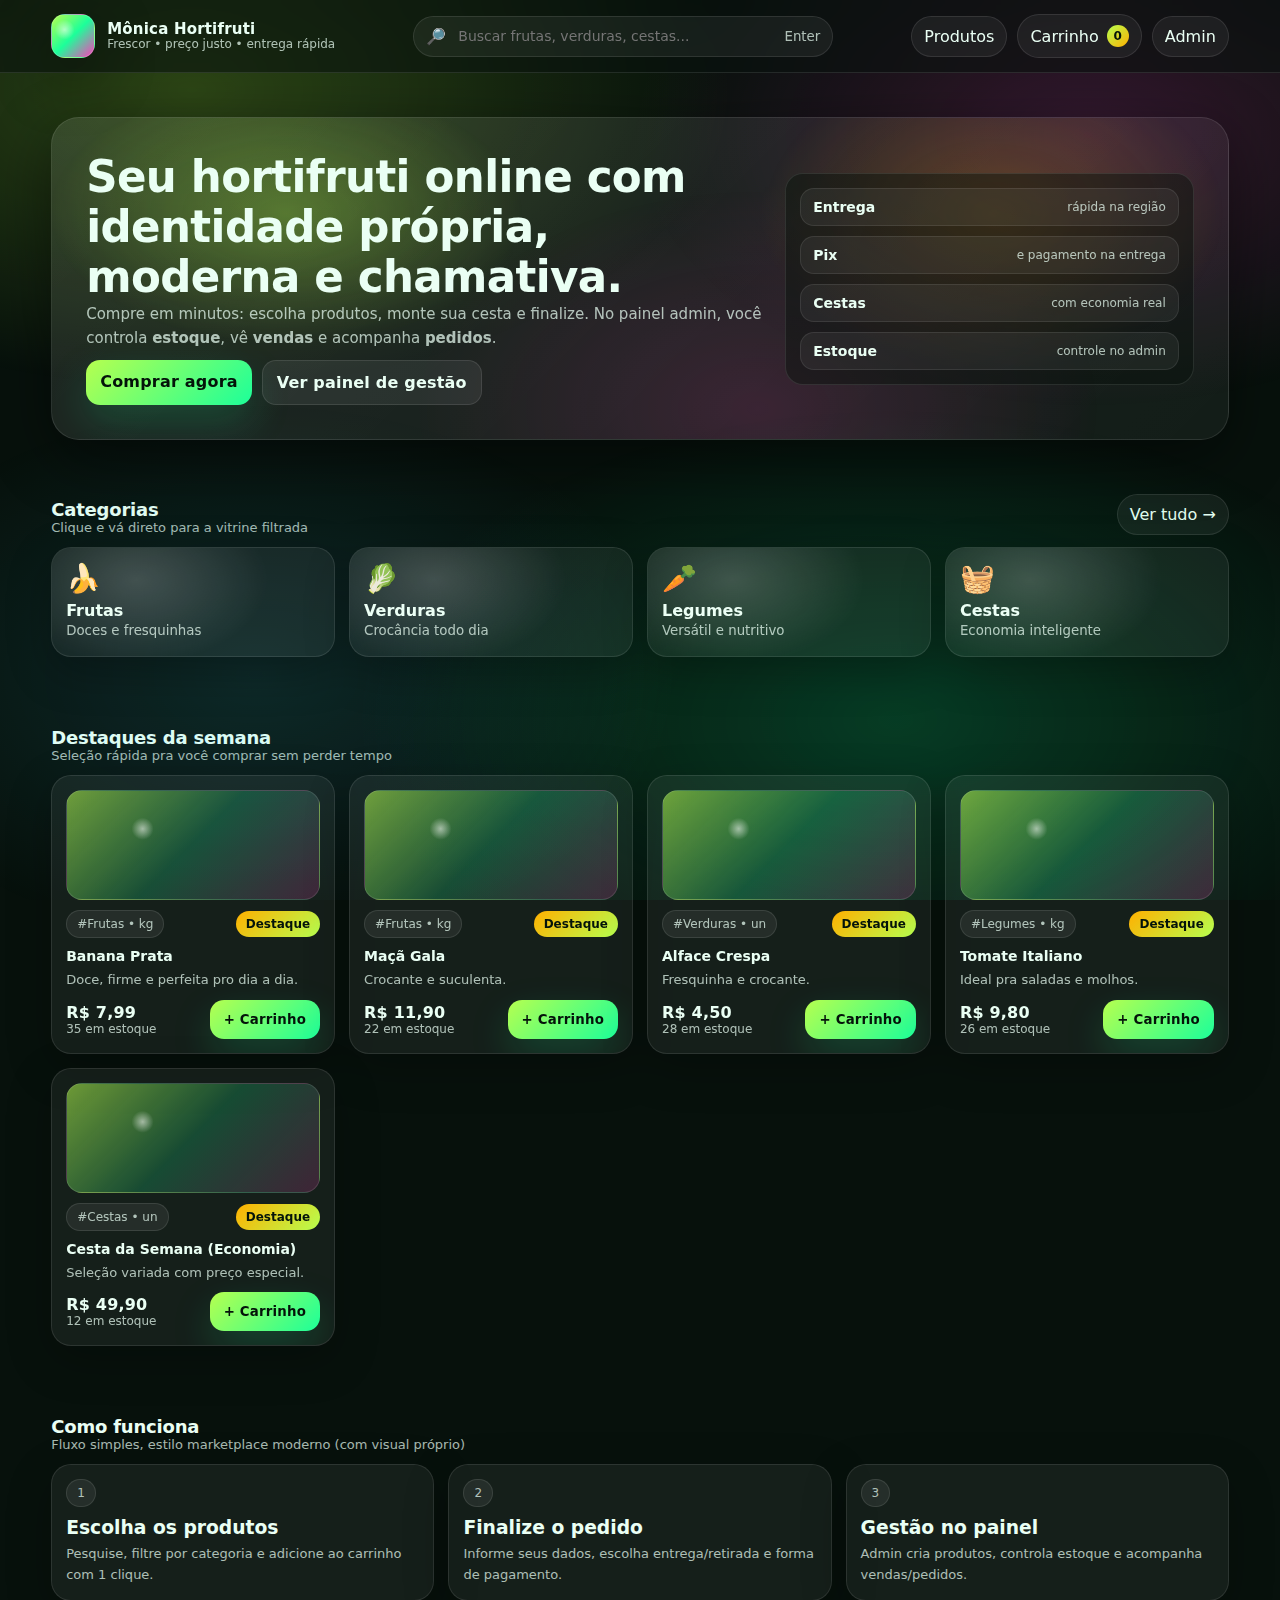
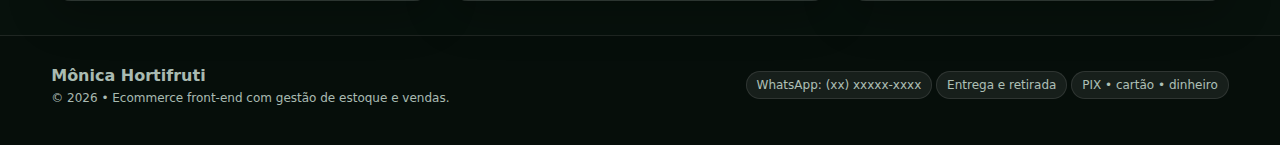
<file: index.html>
<!doctype html>
<html lang="pt-BR">
<head>
  <meta charset="utf-8" />
  <meta name="viewport" content="width=device-width,initial-scale=1" />
  <title>Mônica Hortifruti • Frescor que Brilha</title>
  <link rel="stylesheet" href="css/style.css" />
</head>
<body>
  <div class="bgfx"></div>

  <header class="topbar">
    <div class="container nav">
      <a class="brand" href="index.html">
        <div class="logo" aria-hidden="true"></div>
        <div class="name">
          <strong>Mônica Hortifruti</strong>
          <span>Frescor • preço justo • entrega rápida</span>
        </div>
      </a>

      <div class="search" title="Busque por produto, categoria...">
        <span aria-hidden="true">🔎</span>
        <input id="searchInput" placeholder="Buscar frutas, verduras, cestas..." />
        <small>Enter</small>
      </div>

      <nav class="navlinks">
        <a class="pill" href="produtos.html">Produtos</a>
        <a class="pill" href="carrinho.html">Carrinho <span id="cartBadge" class="badge">0</span></a>
        <a class="pill" href="login.html">Admin</a>
      </nav>
    </div>
  </header>

  <main class="container">
    <section class="hero">
      <div class="heroCard">
        <div class="heroInner">
          <div>
            <h1>Seu hortifruti online com identidade própria, moderna e chamativa.</h1>
            <p>
              Compre em minutos: escolha produtos, monte sua cesta e finalize.
              No painel admin, você controla <b>estoque</b>, vê <b>vendas</b> e acompanha <b>pedidos</b>.
            </p>
            <div class="heroActions">
              <a class="btn btnPrimary" href="produtos.html">Comprar agora</a>
              <a class="btn btnGhost" href="admin.html">Ver painel de gestão</a>
            </div>
          </div>
          <div class="heroStats" aria-label="Destaques">
            <div class="kpi"><strong>Entrega</strong><span>rápida na região</span></div>
            <div class="kpi"><strong>Pix</strong><span>e pagamento na entrega</span></div>
            <div class="kpi"><strong>Cestas</strong><span>com economia real</span></div>
            <div class="kpi"><strong>Estoque</strong><span>controle no admin</span></div>
          </div>
        </div>
      </div>
    </section>

    <section class="section">
      <div class="sectionHead">
        <div>
          <h2>Categorias</h2>
          <p>Clique e vá direto para a vitrine filtrada</p>
        </div>
        <a class="pill" href="produtos.html">Ver tudo →</a>
      </div>
      <div id="cats" class="cards"></div>
    </section>

    <section class="section">
      <div class="sectionHead">
        <div>
          <h2>Destaques da semana</h2>
          <p>Seleção rápida pra você comprar sem perder tempo</p>
        </div>
      </div>
      <div id="highlights" class="productGrid"></div>
    </section>

    <section class="section">
      <div class="sectionHead">
        <div>
          <h2>Como funciona</h2>
          <p>Fluxo simples, estilo marketplace moderno (com visual próprio)</p>
        </div>
      </div>

      <div class="cards">
        <div class="card" style="grid-column:span 4">
          <div class="cardPad">
            <div class="tag">1</div>
            <h3 style="margin:10px 0 6px">Escolha os produtos</h3>
            <p style="margin:0;color:var(--muted);line-height:1.6;font-size:13px">
              Pesquise, filtre por categoria e adicione ao carrinho com 1 clique.
            </p>
          </div>
        </div>
        <div class="card" style="grid-column:span 4">
          <div class="cardPad">
            <div class="tag">2</div>
            <h3 style="margin:10px 0 6px">Finalize o pedido</h3>
            <p style="margin:0;color:var(--muted);line-height:1.6;font-size:13px">
              Informe seus dados, escolha entrega/retirada e forma de pagamento.
            </p>
          </div>
        </div>
        <div class="card" style="grid-column:span 4">
          <div class="cardPad">
            <div class="tag">3</div>
            <h3 style="margin:10px 0 6px">Gestão no painel</h3>
            <p style="margin:0;color:var(--muted);line-height:1.6;font-size:13px">
              Admin cria produtos, controla estoque e acompanha vendas/pedidos.
            </p>
          </div>
        </div>
      </div>
    </section>
  </main>

  <footer class="footer">
    <div class="container">
      <div class="row">
        <div>
          <strong>Mônica Hortifruti</strong>
          <div style="font-size:12px;margin-top:6px">© <span id="y"></span> • Ecommerce front-end com gestão de estoque e vendas.</div>
        </div>
        <div style="font-size:12px">
          <span class="tag">WhatsApp: (xx) xxxxx-xxxx</span>
          <span class="tag">Entrega e retirada</span>
          <span class="tag">PIX • cartão • dinheiro</span>
        </div>
      </div>
    </div>
  </footer>

  <div id="toast" class="toast"></div>

  <script type="module">
    import { initStorePage } from "./js/store.js";
    document.getElementById("y").textContent = new Date().getFullYear();
    // "Enter" no home leva para produtos com busca
    document.getElementById("searchInput").addEventListener("keydown", (e)=>{
      if(e.key === "Enter"){
        location.href = "produtos.html?q=" + encodeURIComponent(e.target.value.trim());
      }
    });
    initStorePage();
  </script>
</body>
</html>
</file>
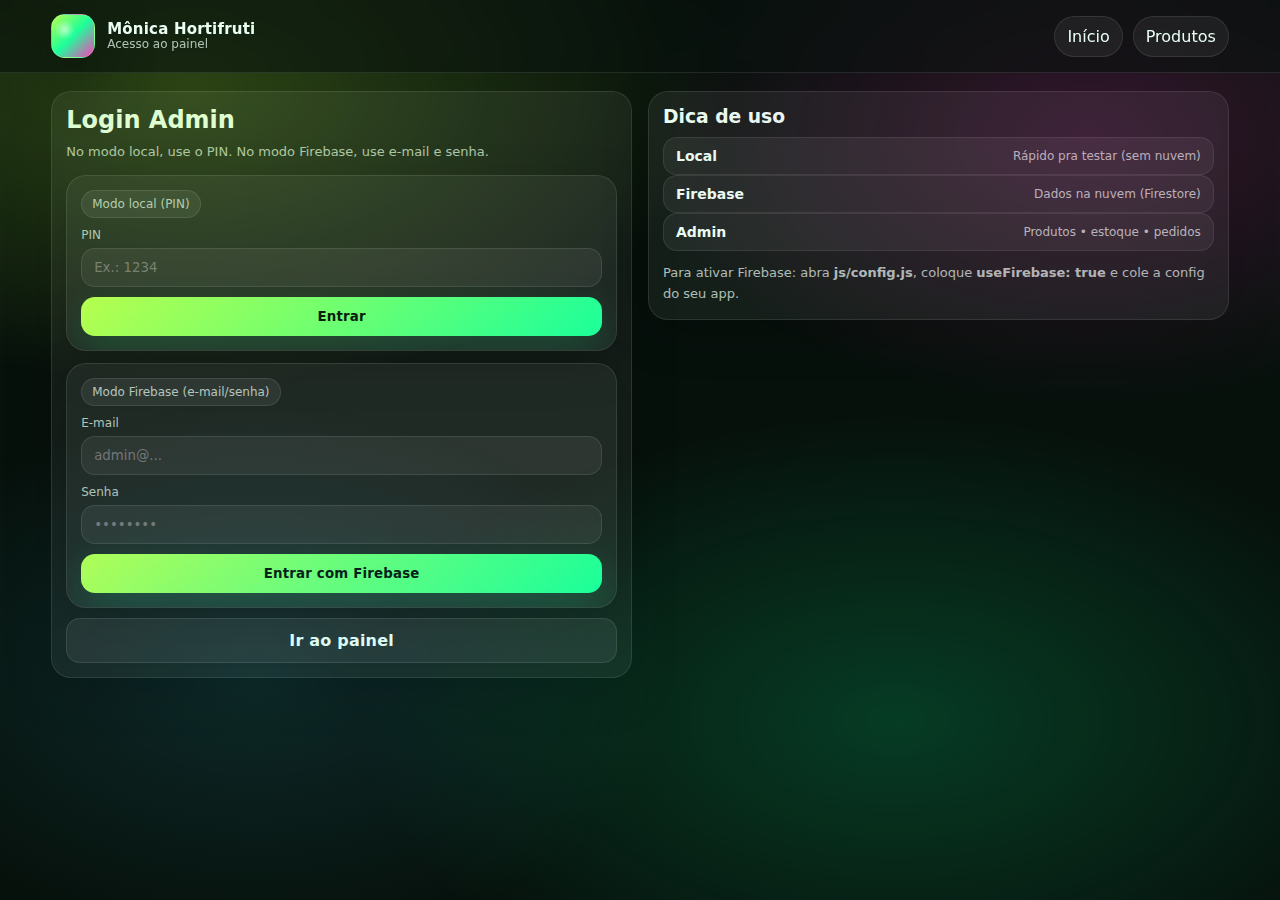
<file: admin.html>
<!doctype html>
<html lang="pt-BR">
<head>
  <meta charset="utf-8" />
  <meta name="viewport" content="width=device-width,initial-scale=1" />
  <title>Painel Admin • Mônica Hortifruti</title>
  <link rel="stylesheet" href="css/style.css" />
</head>
<body>
  <div class="bgfx"></div>

  <header class="topbar">
    <div class="container nav">
      <a class="brand" href="index.html">
        <div class="logo"></div>
        <div class="name">
          <strong>Mônica Hortifruti</strong>
          <span>Painel • estoque • vendas</span>
        </div>
      </a>
      <nav class="navlinks">
        <a class="pill" href="index.html">Site</a>
        <a class="pill" href="produtos.html">Vitrine</a>
        <button id="btnLogout" class="pill" style="cursor:pointer">Sair</button>
      </nav>
    </div>
  </header>

  <main class="container section">
    <div class="sectionHead">
      <div>
        <h2>Admin</h2>
        <p>Gestão completa (front-end) de produtos, estoque e pedidos</p>
      </div>
      <div class="row">
        <button class="btn btnPrimary" data-tab="produtos">Produtos</button>
        <button class="btn btnGhost" data-tab="pedidos">Pedidos</button>
        <button class="btn btnGhost" data-tab="relatorios">Relatórios</button>
      </div>
    </div>

    <!-- PRODUTOS -->
    <section class="grid" data-panel="produtos" style="grid-template-columns: 1fr 1fr; align-items:start;">
      <div class="card">
        <div class="cardPad">
          <div class="row">
            <h3 style="margin:0">Cadastro de produto</h3>
            <button id="btnNew" class="btn btnGhost" style="padding:10px 12px;border-radius:14px">Novo</button>
          </div>

          <form id="productForm" class="form" style="margin-top:10px">
            <input id="pId" type="hidden" />

            <div class="field">
              <label>Nome</label>
              <input id="pName" placeholder="Ex.: Morango, Alface..." />
            </div>

            <div class="grid" style="grid-template-columns:1fr 1fr; gap:10px">
              <div class="field">
                <label>Categoria</label>
                <select id="pCategory">
                  <option>Frutas</option>
                  <option>Verduras</option>
                  <option>Legumes</option>
                  <option>Cestas</option>
                  <option>Temperos</option>
                </select>
              </div>
              <div class="field">
                <label>Unidade</label>
                <input id="pUnit" placeholder="kg, un, maço..." value="kg" />
              </div>
            </div>

            <div class="grid" style="grid-template-columns:1fr 1fr; gap:10px">
              <div class="field">
                <label>Preço</label>
                <input id="pPrice" type="number" step="0.01" placeholder="0.00" />
              </div>
              <div class="field">
                <label>Estoque</label>
                <input id="pStock" type="number" step="1" placeholder="0" />
              </div>
            </div>

            <div class="field">
              <label>Descrição</label>
              <textarea id="pDesc" placeholder="Breve descrição do produto..."></textarea>
            </div>

            <label class="pill" style="justify-content:flex-start; gap:10px;">
              <input id="pFeatured" type="checkbox" />
              <span>Marcar como destaque</span>
            </label>

            <button class="btn btnPrimary" type="submit">Salvar produto</button>
          </form>
        </div>
      </div>

      <div class="card">
        <div class="cardPad">
          <h3 style="margin:0 0 10px">Lista de produtos</h3>
          <table class="table">
            <thead>
              <tr>
                <th>Produto</th>
                <th>Preço</th>
                <th>Estoque</th>
                <th>Destaque</th>
                <th>Ações</th>
              </tr>
            </thead>
            <tbody id="productsTbody"></tbody>
          </table>
        </div>
      </div>
    </section>

    <!-- PEDIDOS -->
    <section data-panel="pedidos" style="display:none">
      <div class="card">
        <div class="cardPad">
          <h3 style="margin:0 0 10px">Pedidos</h3>
          <table class="table">
            <thead>
              <tr>
                <th>Pedido</th>
                <th>Cliente</th>
                <th>Total</th>
                <th>Status</th>
              </tr>
            </thead>
            <tbody id="ordersTbody"></tbody>
          </table>
        </div>
      </div>
    </section>

    <!-- RELATÓRIOS -->
    <section data-panel="relatorios" style="display:none">
      <div class="cards">
        <div class="card" style="grid-column:span 4">
          <div class="cardPad">
            <div class="tag">Pedidos</div>
            <h3 style="margin:10px 0 0"><span id="ordersCount">0</span></h3>
            <p style="margin:6px 0 0;color:var(--muted);font-size:13px">Total de pedidos registrados</p>
          </div>
        </div>
        <div class="card" style="grid-column:span 8">
          <div class="cardPad">
            <div class="tag">Faturamento (últimos dias)</div>
            <h3 style="margin:10px 0 0" id="ordersTotal">R$ 0,00</h3>
            <canvas id="chart" style="width:100%;height:240px;margin-top:10px;border-radius:16px;border:1px solid rgba(255,255,255,.10);background:rgba(255,255,255,.04)"></canvas>
          </div>
        </div>
      </div>
    </section>
  </main>

  <div id="toast" class="toast"></div>

  <script type="module">
    import { initAdminPage } from "./js/admin.js";
    initAdminPage();
  </script>
</body>
</html>
</file>
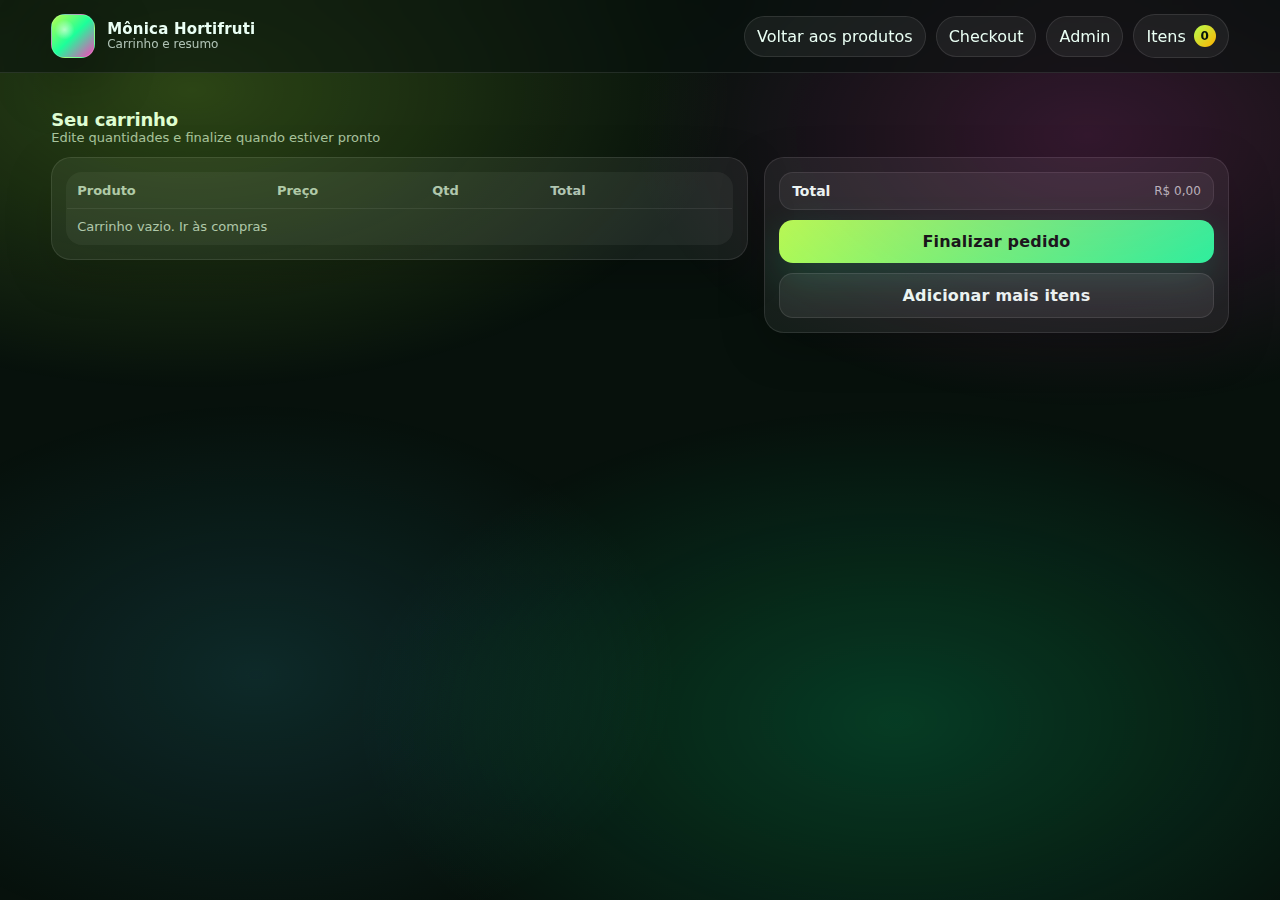
<file: carrinho.html>
<!doctype html>
<html lang="pt-BR">
<head>
  <meta charset="utf-8" />
  <meta name="viewport" content="width=device-width,initial-scale=1" />
  <title>Carrinho • Mônica Hortifruti</title>
  <link rel="stylesheet" href="css/style.css" />
</head>
<body>
  <div class="bgfx"></div>

  <header class="topbar">
    <div class="container nav">
      <a class="brand" href="index.html">
        <div class="logo"></div>
        <div class="name">
          <strong>Mônica Hortifruti</strong>
          <span>Carrinho e resumo</span>
        </div>
      </a>

      <nav class="navlinks">
        <a class="pill" href="produtos.html">Voltar aos produtos</a>
        <a class="pill" href="checkout.html">Checkout</a>
        <a class="pill" href="login.html">Admin</a>
        <a class="pill" href="carrinho.html">Itens <span id="cartBadge" class="badge">0</span></a>
      </nav>
    </div>
  </header>

  <main class="container section">
    <div class="sectionHead">
      <div>
        <h2>Seu carrinho</h2>
        <p>Edite quantidades e finalize quando estiver pronto</p>
      </div>
    </div>

    <div class="grid" style="grid-template-columns: 1.2fr .8fr;align-items:start">
      <div class="card">
        <div class="cardPad">
          <table class="table">
            <thead>
              <tr>
                <th>Produto</th>
                <th>Preço</th>
                <th>Qtd</th>
                <th>Total</th>
                <th></th>
              </tr>
            </thead>
            <tbody id="tbody"></tbody>
          </table>
        </div>
      </div>

      <div class="card">
        <div class="cardPad">
          <div class="kpi"><strong>Total</strong><span id="sum">R$ 0,00</span></div>
          <div style="height:10px"></div>
          <a class="btn btnPrimary" href="checkout.html" style="display:block;text-align:center">Finalizar pedido</a>
          <div style="height:10px"></div>
          <a class="btn btnGhost" href="produtos.html" style="display:block;text-align:center">Adicionar mais itens</a>
        </div>
      </div>
    </div>
  </main>

  <div id="toast" class="toast"></div>

  <script type="module">
    import { cartGet, cartSetQty, cartRemove, cartGetTotal, cartGetCount } from "./js/cart.js";
    import { formatBRL, setCartBadge } from "./js/ui.js";

    function render(){
      const items = cartGet();
      setCartBadge(cartGetCount());

      const tbody = document.getElementById("tbody");
      if(items.length === 0){
        tbody.innerHTML = `<tr><td colspan="5" style="color:var(--muted)">Carrinho vazio. <a href="produtos.html">Ir às compras</a></td></tr>`;
      }else{
        tbody.innerHTML = items.map(it => `
          <tr>
            <td><strong>${it.name}</strong><div style="color:var(--muted);font-size:12px">${it.category} • ${it.unit}</div></td>
            <td>${formatBRL(it.price)}</td>
            <td>
              <div class="qty">
                <button data-dec="${it.id}">−</button>
                <input data-qty="${it.id}" value="${it.qty}" />
                <button data-inc="${it.id}">+</button>
              </div>
            </td>
            <td style="font-weight:900">${formatBRL(it.qty * it.price)}</td>
            <td><button class="btn" data-del="${it.id}" style="padding:8px 10px;border-radius:12px;background:linear-gradient(135deg,var(--tomato),var(--berry));color:#fff;font-weight:900">X</button></td>
          </tr>
        `).join("");
      }

      document.getElementById("sum").textContent = formatBRL(cartGetTotal());
    }

    document.addEventListener("click", (e)=>{
      const inc = e.target.closest("[data-inc]");
      const dec = e.target.closest("[data-dec]");
      const del = e.target.closest("[data-del]");
      if(inc){
        const id = inc.getAttribute("data-inc");
        const it = cartGet().find(x=>x.id===id);
        cartSetQty(id, (it?.qty||1)+1);
        render();
      }
      if(dec){
        const id = dec.getAttribute("data-dec");
        const it = cartGet().find(x=>x.id===id);
        cartSetQty(id, Math.max(1,(it?.qty||1)-1));
        render();
      }
      if(del){
        cartRemove(del.getAttribute("data-del"));
        render();
      }
    });

    document.addEventListener("change", (e)=>{
      const inp = e.target.closest("[data-qty]");
      if(!inp) return;
      const id = inp.getAttribute("data-qty");
      cartSetQty(id, Number(inp.value || 1));
      render();
    });

    render();
  </script>
</body>
</html>
</file>
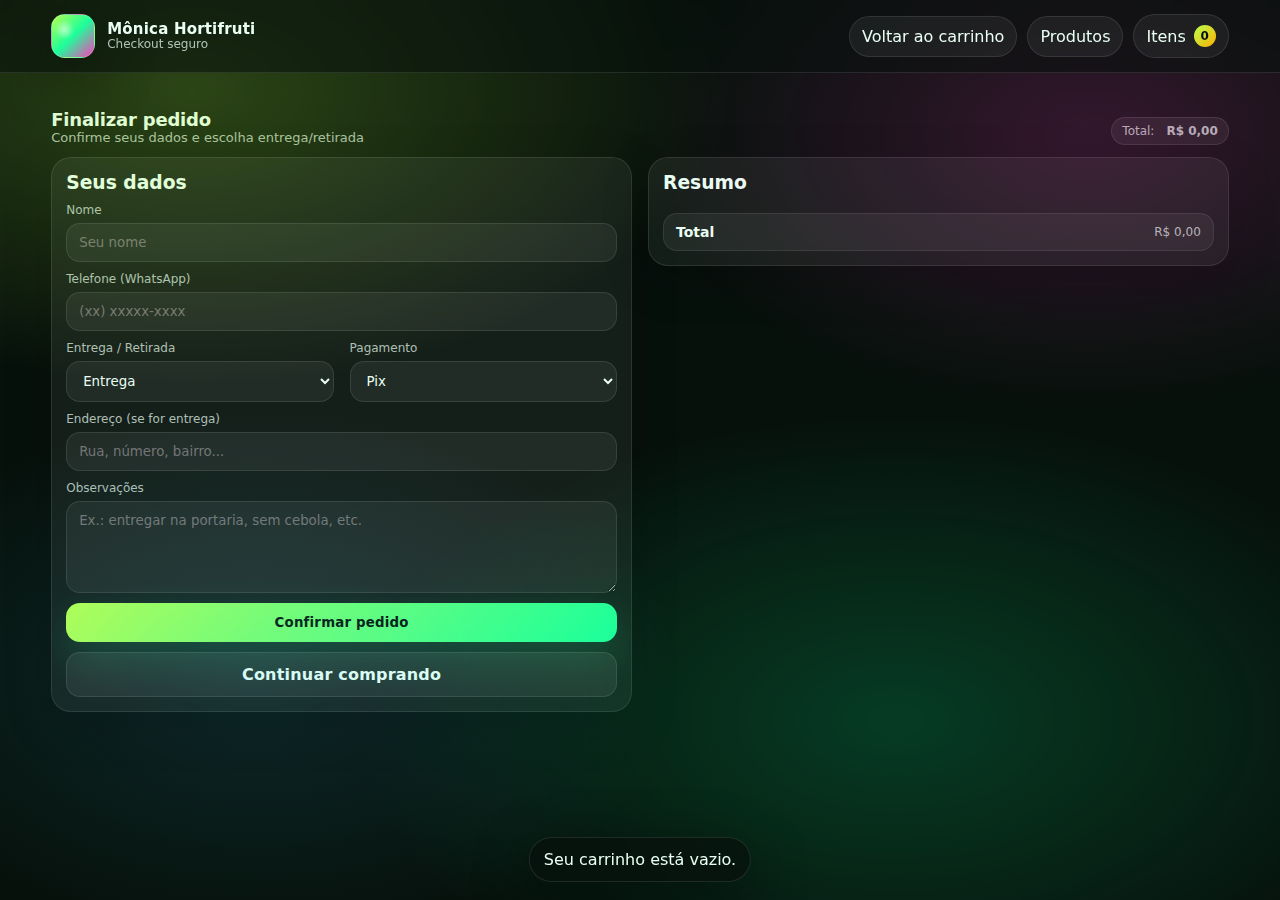
<file: checkout.html>
<!doctype html>
<html lang="pt-BR">
<head>
  <meta charset="utf-8" />
  <meta name="viewport" content="width=device-width,initial-scale=1" />
  <title>Checkout • Mônica Hortifruti</title>
  <link rel="stylesheet" href="css/style.css" />
</head>
<body>
  <div class="bgfx"></div>

  <header class="topbar">
    <div class="container nav">
      <a class="brand" href="index.html">
        <div class="logo"></div>
        <div class="name">
          <strong>Mônica Hortifruti</strong>
          <span>Checkout seguro</span>
        </div>
      </a>

      <nav class="navlinks">
        <a class="pill" href="carrinho.html">Voltar ao carrinho</a>
        <a class="pill" href="produtos.html">Produtos</a>
        <a class="pill" href="carrinho.html">Itens <span id="cartBadge" class="badge">0</span></a>
      </nav>
    </div>
  </header>

  <main class="container section">
    <div class="sectionHead">
      <div>
        <h2>Finalizar pedido</h2>
        <p>Confirme seus dados e escolha entrega/retirada</p>
      </div>
      <div class="tag">Total: <strong id="total" style="margin-left:6px">R$ 0,00</strong></div>
    </div>

    <div class="grid" style="grid-template-columns: 1fr 1fr; align-items:start;">
      <div class="card">
        <div class="cardPad">
          <h3 style="margin:0 0 10px">Seus dados</h3>
          <form id="checkoutForm" class="form">
            <div class="field">
              <label>Nome</label>
              <input id="cName" placeholder="Seu nome" required />
            </div>
            <div class="field">
              <label>Telefone (WhatsApp)</label>
              <input id="cPhone" placeholder="(xx) xxxxx-xxxx" required />
            </div>

            <div class="grid" style="grid-template-columns:1fr 1fr">
              <div class="field">
                <label>Entrega / Retirada</label>
                <select id="cDelivery">
                  <option>Entrega</option>
                  <option>Retirada</option>
                </select>
              </div>
              <div class="field">
                <label>Pagamento</label>
                <select id="cMethod">
                  <option>Pix</option>
                  <option>Cartão</option>
                  <option>Dinheiro</option>
                </select>
              </div>
            </div>

            <div class="field">
              <label>Endereço (se for entrega)</label>
              <input id="cAddress" placeholder="Rua, número, bairro..." />
            </div>

            <div class="field">
              <label>Observações</label>
              <textarea id="cNote" placeholder="Ex.: entregar na portaria, sem cebola, etc."></textarea>
            </div>

            <button class="btn btnPrimary" type="submit">Confirmar pedido</button>
            <a class="btn btnGhost" href="produtos.html" style="text-align:center">Continuar comprando</a>
          </form>
        </div>
      </div>

      <div class="card">
        <div class="cardPad">
          <h3 style="margin:0 0 10px">Resumo</h3>
          <div id="resume" class="grid"></div>
          <div style="height:10px"></div>
          <div class="kpi">
            <strong>Total</strong>
            <span id="total2">—</span>
          </div>
        </div>
      </div>
    </div>
  </main>

  <div id="toast" class="toast"></div>

  <script type="module">
    import { initCheckoutPage } from "./js/checkout.js";
    import { cartGetTotal } from "./js/cart.js";
    import { formatBRL } from "./js/ui.js";
    document.getElementById("total2").textContent = formatBRL(cartGetTotal());
    initCheckoutPage();
  </script>
</body>
</html>
</file>
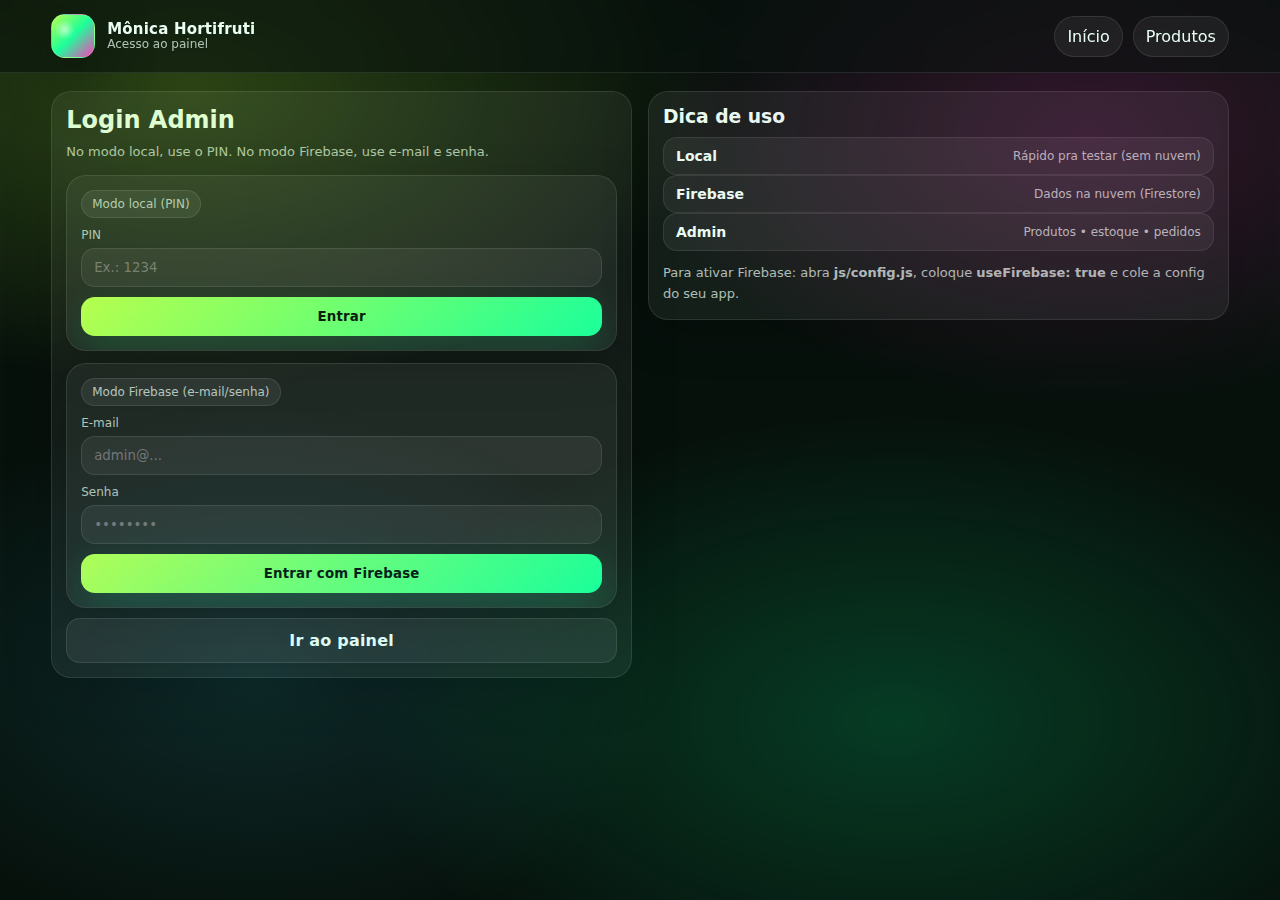
<file: login.html>
<!doctype html>
<html lang="pt-BR">
<head>
  <meta charset="utf-8" />
  <meta name="viewport" content="width=device-width,initial-scale=1" />
  <title>Login Admin • Mônica Hortifruti</title>
  <link rel="stylesheet" href="css/style.css" />
</head>
<body>
  <div class="bgfx"></div>

  <header class="topbar">
    <div class="container nav">
      <a class="brand" href="index.html">
        <div class="logo"></div>
        <div class="name">
          <strong>Mônica Hortifruti</strong>
          <span>Acesso ao painel</span>
        </div>
      </a>
      <nav class="navlinks">
        <a class="pill" href="index.html">Início</a>
        <a class="pill" href="produtos.html">Produtos</a>
      </nav>
    </div>
  </header>

  <main class="container section">
    <div class="grid" style="grid-template-columns: 1fr 1fr; align-items:start;">
      <div class="card">
        <div class="cardPad">
          <h2 style="margin:0 0 8px">Login Admin</h2>
          <p style="margin:0 0 12px;color:var(--muted);line-height:1.6;font-size:13px">
            No modo local, use o PIN. No modo Firebase, use e-mail e senha.
          </p>

          <div class="card" style="background:rgba(255,255,255,.05)">
            <div class="cardPad">
              <div class="tag">Modo local (PIN)</div>
              <form id="localForm" class="form" style="margin-top:10px">
                <div class="field">
                  <label>PIN</label>
                  <input id="pin" placeholder="Ex.: 1234" />
                </div>
                <button class="btn btnPrimary" type="submit">Entrar</button>
              </form>
            </div>
          </div>

          <div style="height:12px"></div>

          <div class="card" style="background:rgba(255,255,255,.05)">
            <div class="cardPad">
              <div class="tag">Modo Firebase (e-mail/senha)</div>
              <form id="fbForm" class="form" style="margin-top:10px">
                <div class="field">
                  <label>E-mail</label>
                  <input id="email" type="email" placeholder="admin@..." />
                </div>
                <div class="field">
                  <label>Senha</label>
                  <input id="pass" type="password" placeholder="••••••••" />
                </div>
                <button class="btn btnPrimary" type="submit">Entrar com Firebase</button>
              </form>
            </div>
          </div>

          <div style="height:10px"></div>
          <a class="btn btnGhost" href="admin.html" style="display:block;text-align:center">Ir ao painel</a>
        </div>
      </div>

      <div class="card">
        <div class="cardPad">
          <h3 style="margin:0 0 10px">Dica de uso</h3>
          <div class="kpi"><strong>Local</strong><span>Rápido pra testar (sem nuvem)</span></div>
          <div class="kpi"><strong>Firebase</strong><span>Dados na nuvem (Firestore)</span></div>
          <div class="kpi"><strong>Admin</strong><span>Produtos • estoque • pedidos</span></div>

          <p style="margin:12px 0 0;color:var(--muted);font-size:13px;line-height:1.6">
            Para ativar Firebase: abra <b>js/config.js</b>, coloque <b>useFirebase: true</b> e cole a config do seu app.
          </p>
        </div>
      </div>
    </div>
  </main>

  <div id="toast" class="toast"></div>

  <script type="module">
    import { SETTINGS } from "./js/config.js";
    import { toast } from "./js/ui.js";
    import { loginLocal, loginFirebase } from "./js/auth.js";

    document.getElementById("localForm").addEventListener("submit", async (e)=>{
      e.preventDefault();
      const pin = document.getElementById("pin").value.trim();
      const ok = await loginLocal(pin);
      if(ok){
        toast("Login OK ✅");
        setTimeout(()=> location.href="admin.html", 600);
      }else{
        toast("PIN inválido.");
      }
    });

    document.getElementById("fbForm").addEventListener("submit", async (e)=>{
      e.preventDefault();
      if(!SETTINGS.useFirebase){
        toast("Ative o Firebase em js/config.js para usar e-mail/senha.");
        return;
      }
      const email = document.getElementById("email").value.trim();
      const pass = document.getElementById("pass").value;
      try{
        const ok = await loginFirebase(email, pass);
        if(ok){
          toast("Login Firebase OK ✅");
          setTimeout(()=> location.href="admin.html", 700);
        }
      }catch(err){
        toast("Falha no login Firebase.");
        console.error(err);
      }
    });
  </script>
</body>
</html>
</file>
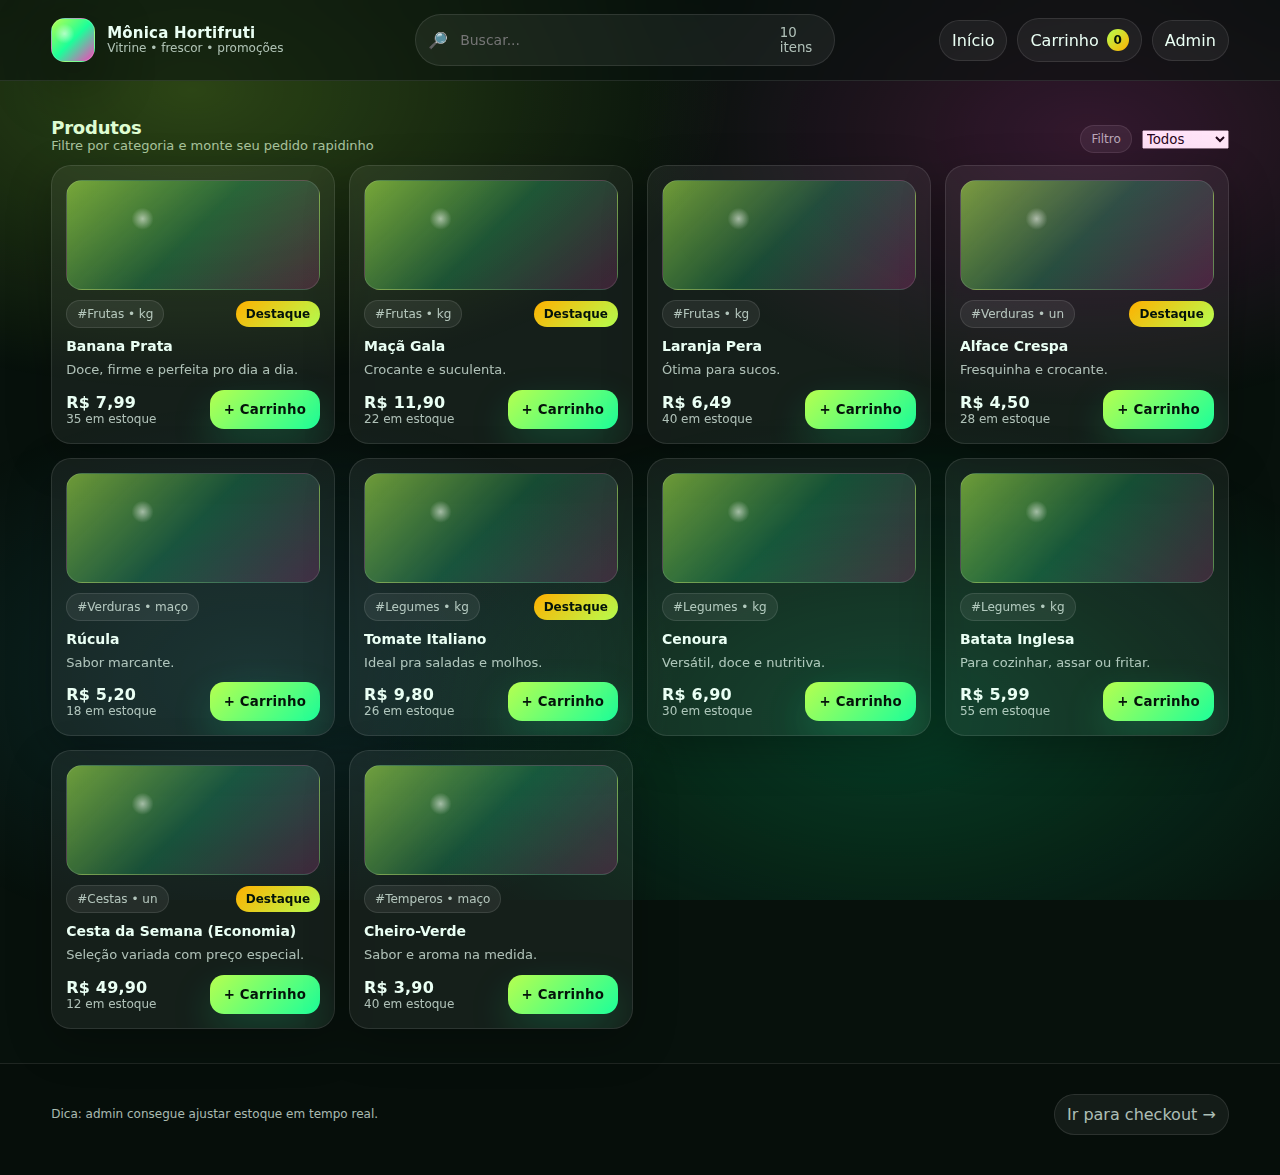
<file: produtos.html>
<!doctype html>
<html lang="pt-BR">
<head>
  <meta charset="utf-8" />
  <meta name="viewport" content="width=device-width,initial-scale=1" />
  <title>Produtos • Mônica Hortifruti</title>
  <link rel="stylesheet" href="css/style.css" />
</head>
<body>
  <div class="bgfx"></div>

  <header class="topbar">
    <div class="container nav">
      <a class="brand" href="index.html">
        <div class="logo"></div>
        <div class="name">
          <strong>Mônica Hortifruti</strong>
          <span>Vitrine • frescor • promoções</span>
        </div>
      </a>

      <div class="search">
        <span>🔎</span>
        <input id="searchInput" placeholder="Buscar..." />
        <small id="countInfo">—</small>
      </div>

      <nav class="navlinks">
        <a class="pill" href="index.html">Início</a>
        <a class="pill" href="carrinho.html">Carrinho <span id="cartBadge" class="badge">0</span></a>
        <a class="pill" href="login.html">Admin</a>
      </nav>
    </div>
  </header>

  <main class="container section">
    <div class="sectionHead">
      <div>
        <h2>Produtos</h2>
        <p>Filtre por categoria e monte seu pedido rapidinho</p>
      </div>
      <div class="row">
        <span class="tag">Filtro</span>
        <select id="categorySelect"></select>
      </div>
    </div>

    <div id="productGrid" class="productGrid"></div>
  </main>

  <footer class="footer">
    <div class="container">
      <div class="row">
        <div style="font-size:12px;color:var(--muted)">Dica: admin consegue ajustar estoque em tempo real.</div>
        <a class="pill" href="checkout.html">Ir para checkout →</a>
      </div>
    </div>
  </footer>

  <div id="toast" class="toast"></div>

  <script type="module">
    import { initStorePage } from "./js/store.js";
    initStorePage();
  </script>
</body>
</html>
</file>
<file: css/style.css>
:root{
  --bg: #07110c;
  --panel: rgba(255,255,255,.08);
  --panel2: rgba(255,255,255,.12);
  --text: #eafff4;
  --muted: rgba(234,255,244,.72);

  /* Identidade visual (Hortifruti vibrante) */
  --lime: #b6ff4f;
  --leaf: #1cff9a;
  --mango: #ffb000;
  --berry: #ff3dbb;
  --tomato: #ff3b30;
  --sky: #4fdcff;

  --radius: 20px;
  --radius2: 28px;
  --shadow: 0 18px 60px rgba(0,0,0,.45);
  --stroke: 1px solid rgba(255,255,255,.10);

  --font: system-ui, -apple-system, Segoe UI, Roboto, Arial, sans-serif;
}

*{ box-sizing: border-box; }
html,body{ margin:0; padding:0; font-family:var(--font); background: var(--bg); color: var(--text); }
a{ color: inherit; text-decoration: none; }
button, input, select, textarea{ font-family: var(--font); }

.container{ width:min(1180px, 92vw); margin: 0 auto; }
.grid{ display:grid; gap:16px; }

.bgfx{
  position: fixed;
  inset: 0;
  pointer-events:none;
  background:
    radial-gradient(900px 500px at 15% 10%, rgba(182,255,79,.22), transparent 60%),
    radial-gradient(700px 420px at 85% 15%, rgba(255,61,187,.18), transparent 65%),
    radial-gradient(900px 520px at 70% 80%, rgba(31,255,154,.18), transparent 60%),
    radial-gradient(650px 420px at 20% 75%, rgba(79,220,255,.12), transparent 65%);
  filter: saturate(1.15);
}

.topbar{
  position: sticky;
  top: 0;
  z-index: 50;
  backdrop-filter: blur(14px);
  background: rgba(7,17,12,.55);
  border-bottom: var(--stroke);
}

.nav{
  display:flex;
  align-items:center;
  justify-content: space-between;
  padding: 14px 0;
  gap: 16px;
}

.brand{
  display:flex;
  align-items:center;
  gap: 12px;
  min-width: 260px;
}
.logo{
  width: 44px;
  height: 44px;
  border-radius: 14px;
  box-shadow: var(--shadow);
  background:
    radial-gradient(18px 18px at 30% 35%, rgba(255,255,255,.55), transparent 55%),
    linear-gradient(135deg, var(--lime), var(--leaf), var(--berry));
  border: 1px solid rgba(255,255,255,.18);
}
.brand .name{
  display:flex;
  flex-direction: column;
  line-height:1.1;
}
.brand .name strong{
  font-size: 15px;
  letter-spacing: .2px;
}
.brand .name span{
  font-size: 12px;
  color: var(--muted);
}

.navlinks{
  display:flex;
  align-items:center;
  gap: 10px;
  flex-wrap: wrap;
  justify-content: center;
}

.pill{
  display:inline-flex;
  align-items:center;
  gap: 8px;
  padding: 10px 12px;
  border: var(--stroke);
  background: rgba(255,255,255,.06);
  border-radius: 999px;
  transition: .2s ease;
}
.pill:hover{ transform: translateY(-1px); background: rgba(255,255,255,.09); }
.pill .badge{
  min-width: 22px;
  height: 22px;
  border-radius: 999px;
  display:inline-grid;
  place-items:center;
  font-size: 12px;
  font-weight: 700;
  color: #04130a;
  background: linear-gradient(135deg, var(--lime), var(--mango));
}

.search{
  display:flex;
  align-items:center;
  gap: 10px;
  padding: 10px 12px;
  border-radius: 999px;
  border: var(--stroke);
  background: rgba(255,255,255,.06);
  min-width: min(420px, 92vw);
}
.search input{
  width:100%;
  outline: none;
  border: none;
  background: transparent;
  color: var(--text);
  font-size: 14px;
}
.search small{
  color: var(--muted);
}

.hero{
  padding: 44px 0 18px;
}
.heroCard{
  border: var(--stroke);
  border-radius: var(--radius2);
  background: linear-gradient(135deg, rgba(255,255,255,.10), rgba(255,255,255,.05));
  box-shadow: var(--shadow);
  overflow: hidden;
  position: relative;
}
.heroCard::before{
  content:"";
  position:absolute;
  inset:-2px;
  background:
    radial-gradient(400px 220px at 20% 30%, rgba(182,255,79,.35), transparent 60%),
    radial-gradient(360px 240px at 80% 30%, rgba(255,176,0,.26), transparent 65%),
    radial-gradient(500px 320px at 60% 90%, rgba(255,61,187,.18), transparent 70%);
  filter: blur(0px);
  opacity: .85;
  pointer-events:none;
}
.heroInner{
  position:relative;
  padding: 34px;
  display:grid;
  gap: 18px;
  grid-template-columns: 1.25fr .75fr;
  align-items:center;
}
.hero h1{
  margin:0;
  font-size: clamp(26px, 3.4vw, 44px);
  letter-spacing: -.6px;
}
.hero p{
  margin:0;
  color: var(--muted);
  font-size: 15px;
  line-height: 1.6;
}
.heroActions{
  display:flex;
  gap: 10px;
  flex-wrap: wrap;
  margin-top: 10px;
}
.btn{
  cursor:pointer;
  border: none;
  border-radius: 14px;
  padding: 12px 14px;
  font-weight: 800;
  letter-spacing: .2px;
  transition: .2s ease;
}
.btnPrimary{
  color:#04130a;
  background: linear-gradient(135deg, var(--lime), var(--leaf));
  box-shadow: 0 16px 40px rgba(28,255,154,.18);
}
.btnPrimary:hover{ transform: translateY(-1px); filter: brightness(1.05); }
.btnGhost{
  color: var(--text);
  border: var(--stroke);
  background: rgba(255,255,255,.07);
}
.btnGhost:hover{ transform: translateY(-1px); background: rgba(255,255,255,.10); }

.heroStats{
  border-radius: 18px;
  border: var(--stroke);
  background: rgba(7,17,12,.45);
  padding: 14px;
  display:grid;
  gap: 10px;
}
.kpi{
  display:flex;
  align-items:center;
  justify-content: space-between;
  padding: 10px 12px;
  border-radius: 14px;
  background: rgba(255,255,255,.06);
  border: 1px solid rgba(255,255,255,.09);
}
.kpi strong{ font-size: 14px; }
.kpi span{ color: var(--muted); font-size: 12px; }

.section{
  padding: 18px 0 34px;
}
.sectionHead{
  display:flex;
  align-items:flex-end;
  justify-content: space-between;
  gap: 12px;
  margin: 18px 0 12px;
}
.sectionHead h2{
  margin:0;
  font-size: 18px;
  letter-spacing: -.2px;
}
.sectionHead p{ margin:0; color: var(--muted); font-size: 13px; }

.cards{ display:grid; grid-template-columns: repeat(12, 1fr); gap: 14px; }
.card{
  border: var(--stroke);
  border-radius: var(--radius);
  background: rgba(255,255,255,.06);
  box-shadow: 0 14px 44px rgba(0,0,0,.25);
  overflow:hidden;
}
.cardPad{ padding: 14px; }

.cat{
  grid-column: span 3;
  position:relative;
  min-height: 110px;
}
.cat::before{
  content:"";
  position:absolute;
  inset:-1px;
  background: radial-gradient(220px 140px at 30% 30%, rgba(255,255,255,.18), transparent 60%);
  pointer-events:none;
}
.cat .emoji{
  font-size: 28px;
}
.cat strong{ display:block; margin-top: 6px; }
.cat small{ color: var(--muted); }

.productGrid{
  display:grid;
  grid-template-columns: repeat(12, 1fr);
  gap: 14px;
}
.product{
  grid-column: span 3;
  position:relative;
}
.product .thumb{
  height: 110px;
  border-radius: 16px;
  border: 1px solid rgba(255,255,255,.12);
  background:
    radial-gradient(20px 20px at 30% 35%, rgba(255,255,255,.55), transparent 55%),
    linear-gradient(135deg, rgba(182,255,79,.55), rgba(31,255,154,.20), rgba(255,61,187,.18));
}
.product h3{
  margin: 10px 0 6px;
  font-size: 14px;
}
.product .meta{
  display:flex;
  align-items:center;
  justify-content: space-between;
  gap: 10px;
}
.price{
  font-weight: 900;
  letter-spacing: .2px;
}
.stock{
  font-size: 12px;
  color: var(--muted);
}
.tag{
  display:inline-flex;
  align-items:center;
  gap: 6px;
  padding: 6px 10px;
  font-size: 12px;
  border-radius: 999px;
  background: rgba(255,255,255,.07);
  border: 1px solid rgba(255,255,255,.10);
  color: var(--muted);
}
.row{
  display:flex;
  gap: 10px;
  flex-wrap: wrap;
  align-items:center;
  justify-content: space-between;
}

.qty{
  display:flex;
  align-items:center;
  gap: 8px;
}
.qty button{
  width: 34px;
  height: 34px;
  border-radius: 12px;
  border: var(--stroke);
  background: rgba(255,255,255,.07);
  color: var(--text);
  cursor:pointer;
}
.qty input{
  width: 56px;
  height: 34px;
  border-radius: 12px;
  border: var(--stroke);
  background: rgba(255,255,255,.06);
  color: var(--text);
  text-align:center;
}

.table{
  width:100%;
  border-collapse: collapse;
  overflow:hidden;
  border-radius: 16px;
  border: var(--stroke);
  background: rgba(255,255,255,.05);
}
.table th, .table td{
  padding: 10px;
  border-bottom: 1px solid rgba(255,255,255,.08);
  font-size: 13px;
}
.table th{ text-align:left; color: var(--muted); font-weight: 700; }
.table tr:hover td{ background: rgba(255,255,255,.04); }

.form{
  display:grid;
  gap: 10px;
}
.field{
  display:grid;
  gap: 6px;
}
.field label{ font-size: 12px; color: var(--muted); }
.field input, .field select, .field textarea{
  padding: 11px 12px;
  border-radius: 14px;
  border: var(--stroke);
  background: rgba(255,255,255,.06);
  color: var(--text);
  outline: none;
}
.field textarea{ min-height: 92px; resize: vertical; }

.toast{
  position: fixed;
  bottom: 18px;
  left: 50%;
  transform: translateX(-50%);
  padding: 12px 14px;
  border-radius: 999px;
  border: var(--stroke);
  background: rgba(7,17,12,.78);
  backdrop-filter: blur(12px);
  color: var(--text);
  box-shadow: var(--shadow);
  display:none;
  z-index: 999;
}

.footer{
  padding: 30px 0 40px;
  color: var(--muted);
  border-top: var(--stroke);
  background: rgba(0,0,0,.12);
}

@media (max-width: 980px){
  .heroInner{ grid-template-columns: 1fr; }
  .search{ min-width: 0; width: 100%; }
  .brand{ min-width: 0; }
  .cat{ grid-column: span 6; }
  .product{ grid-column: span 6; }
}
@media (max-width: 560px){
  .cat{ grid-column: span 12; }
  .product{ grid-column: span 12; }
}
</file>
